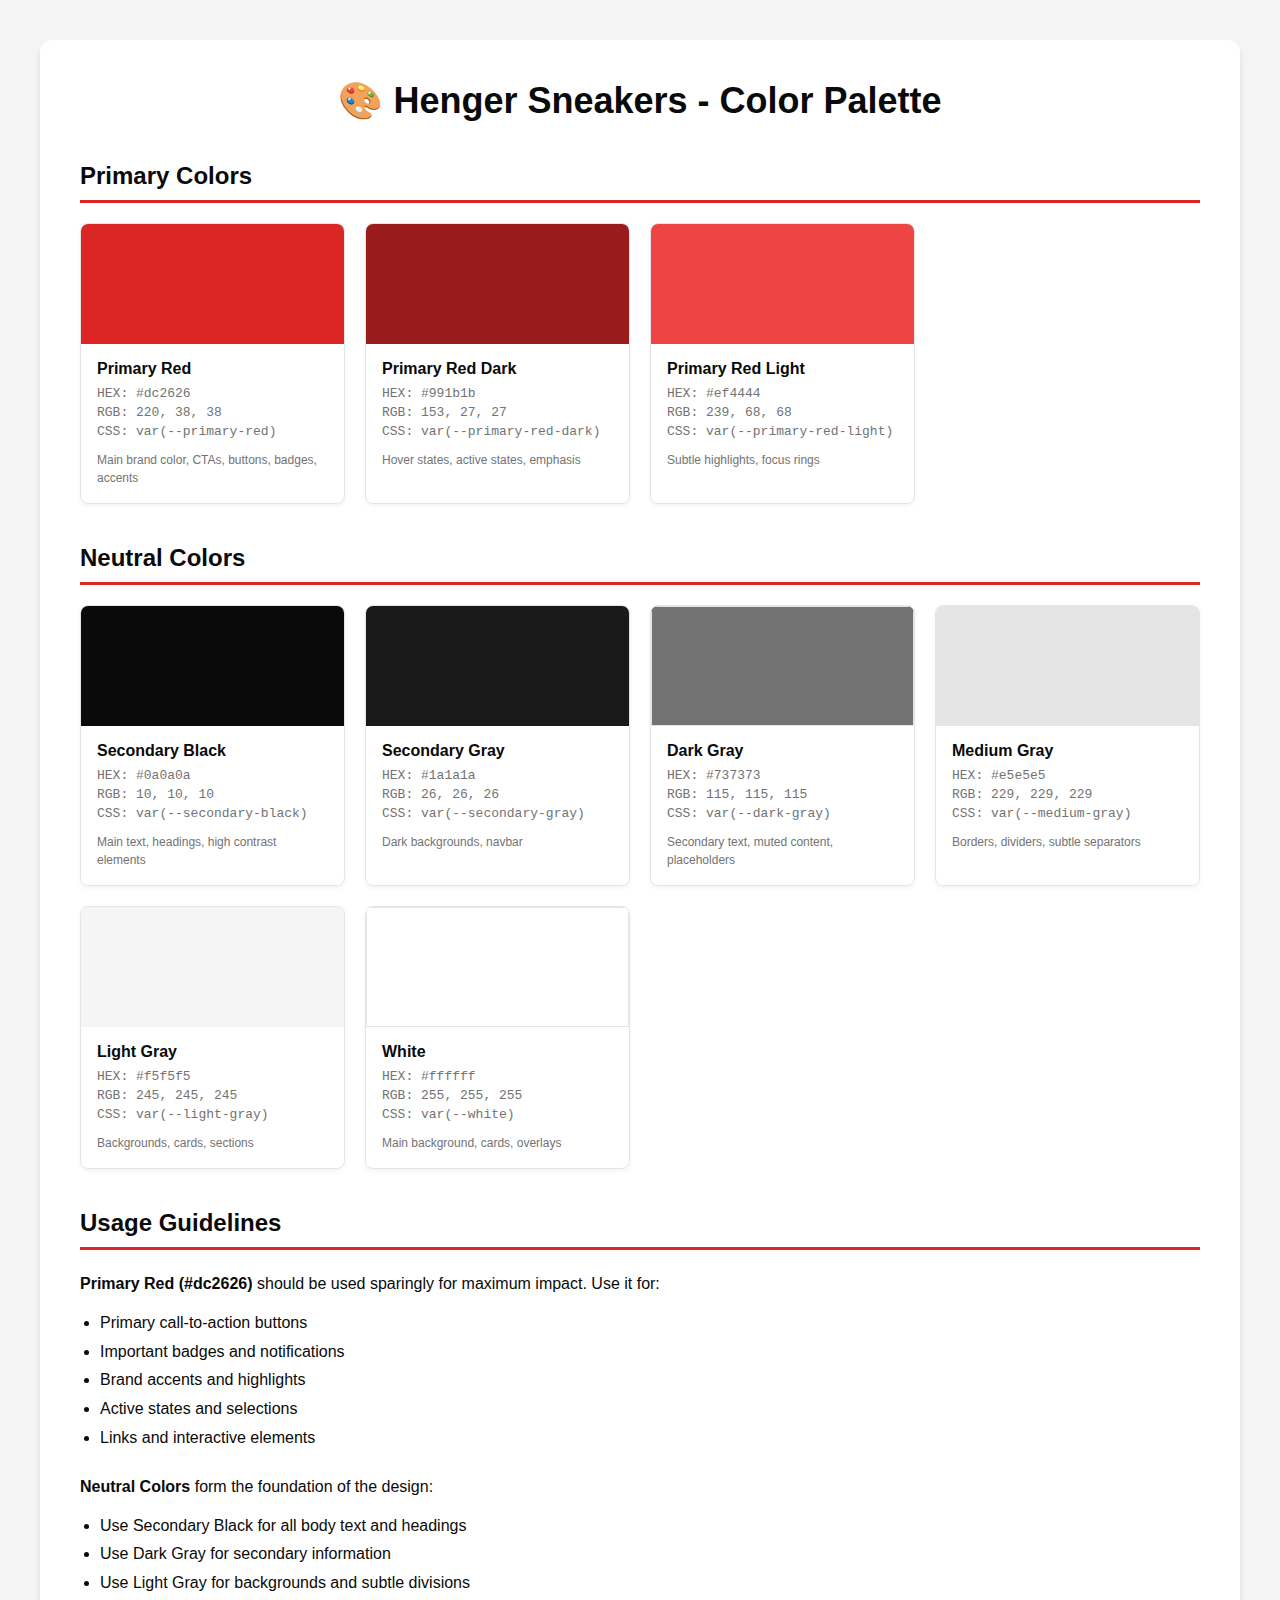
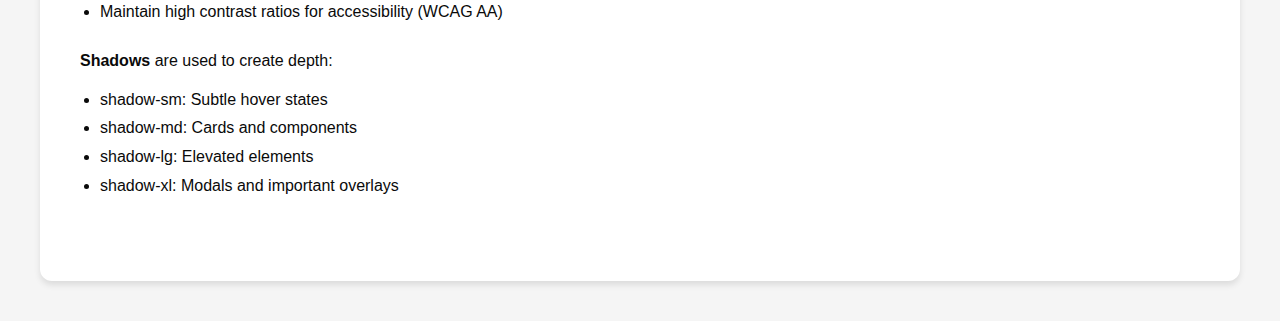
<file: COLOR_PALETTE.html>
<!DOCTYPE html>
<html lang="pt-BR">
<head>
    <meta charset="UTF-8">
    <meta name="viewport" content="width=device-width, initial-scale=1.0">
    <title>Henger Sneakers - Color Palette Reference</title>
    <style>
        * {
            margin: 0;
            padding: 0;
            box-sizing: border-box;
        }
        
        body {
            font-family: -apple-system, BlinkMacSystemFont, "Segoe UI", Roboto, sans-serif;
            padding: 40px;
            background: #f5f5f5;
        }
        
        .container {
            max-width: 1200px;
            margin: 0 auto;
            background: white;
            padding: 40px;
            border-radius: 12px;
            box-shadow: 0 4px 6px rgba(0,0,0,0.1);
        }
        
        h1 {
            text-align: center;
            margin-bottom: 40px;
            color: #0a0a0a;
            font-size: 36px;
        }
        
        .palette-section {
            margin-bottom: 40px;
        }
        
        .palette-section h2 {
            margin-bottom: 20px;
            color: #0a0a0a;
            font-size: 24px;
            border-bottom: 3px solid #dc2626;
            padding-bottom: 10px;
        }
        
        .color-grid {
            display: grid;
            grid-template-columns: repeat(auto-fill, minmax(250px, 1fr));
            gap: 20px;
            margin-bottom: 30px;
        }
        
        .color-card {
            border: 1px solid #e5e5e5;
            border-radius: 8px;
            overflow: hidden;
            box-shadow: 0 2px 4px rgba(0,0,0,0.05);
        }
        
        .color-swatch {
            height: 120px;
            width: 100%;
        }
        
        .color-info {
            padding: 16px;
        }
        
        .color-name {
            font-weight: 600;
            font-size: 16px;
            margin-bottom: 8px;
            color: #0a0a0a;
        }
        
        .color-details {
            display: flex;
            flex-direction: column;
            gap: 4px;
        }
        
        .color-detail {
            font-size: 13px;
            color: #737373;
            font-family: monospace;
        }
        
        .usage {
            margin-top: 12px;
            font-size: 12px;
            color: #737373;
            line-height: 1.5;
        }
    </style>
</head>
<body>
    <div class="container">
        <h1>🎨 Henger Sneakers - Color Palette</h1>
        
        <div class="palette-section">
            <h2>Primary Colors</h2>
            <div class="color-grid">
                <div class="color-card">
                    <div class="color-swatch" style="background: #dc2626;"></div>
                    <div class="color-info">
                        <div class="color-name">Primary Red</div>
                        <div class="color-details">
                            <span class="color-detail">HEX: #dc2626</span>
                            <span class="color-detail">RGB: 220, 38, 38</span>
                            <span class="color-detail">CSS: var(--primary-red)</span>
                        </div>
                        <div class="usage">Main brand color, CTAs, buttons, badges, accents</div>
                    </div>
                </div>
                
                <div class="color-card">
                    <div class="color-swatch" style="background: #991b1b;"></div>
                    <div class="color-info">
                        <div class="color-name">Primary Red Dark</div>
                        <div class="color-details">
                            <span class="color-detail">HEX: #991b1b</span>
                            <span class="color-detail">RGB: 153, 27, 27</span>
                            <span class="color-detail">CSS: var(--primary-red-dark)</span>
                        </div>
                        <div class="usage">Hover states, active states, emphasis</div>
                    </div>
                </div>
                
                <div class="color-card">
                    <div class="color-swatch" style="background: #ef4444;"></div>
                    <div class="color-info">
                        <div class="color-name">Primary Red Light</div>
                        <div class="color-details">
                            <span class="color-detail">HEX: #ef4444</span>
                            <span class="color-detail">RGB: 239, 68, 68</span>
                            <span class="color-detail">CSS: var(--primary-red-light)</span>
                        </div>
                        <div class="usage">Subtle highlights, focus rings</div>
                    </div>
                </div>
            </div>
        </div>
        
        <div class="palette-section">
            <h2>Neutral Colors</h2>
            <div class="color-grid">
                <div class="color-card">
                    <div class="color-swatch" style="background: #0a0a0a;"></div>
                    <div class="color-info">
                        <div class="color-name">Secondary Black</div>
                        <div class="color-details">
                            <span class="color-detail">HEX: #0a0a0a</span>
                            <span class="color-detail">RGB: 10, 10, 10</span>
                            <span class="color-detail">CSS: var(--secondary-black)</span>
                        </div>
                        <div class="usage">Main text, headings, high contrast elements</div>
                    </div>
                </div>
                
                <div class="color-card">
                    <div class="color-swatch" style="background: #1a1a1a;"></div>
                    <div class="color-info">
                        <div class="color-name">Secondary Gray</div>
                        <div class="color-details">
                            <span class="color-detail">HEX: #1a1a1a</span>
                            <span class="color-detail">RGB: 26, 26, 26</span>
                            <span class="color-detail">CSS: var(--secondary-gray)</span>
                        </div>
                        <div class="usage">Dark backgrounds, navbar</div>
                    </div>
                </div>
                
                <div class="color-card">
                    <div class="color-swatch" style="background: #737373; border: 1px solid #e5e5e5;"></div>
                    <div class="color-info">
                        <div class="color-name">Dark Gray</div>
                        <div class="color-details">
                            <span class="color-detail">HEX: #737373</span>
                            <span class="color-detail">RGB: 115, 115, 115</span>
                            <span class="color-detail">CSS: var(--dark-gray)</span>
                        </div>
                        <div class="usage">Secondary text, muted content, placeholders</div>
                    </div>
                </div>
                
                <div class="color-card">
                    <div class="color-swatch" style="background: #e5e5e5;"></div>
                    <div class="color-info">
                        <div class="color-name">Medium Gray</div>
                        <div class="color-details">
                            <span class="color-detail">HEX: #e5e5e5</span>
                            <span class="color-detail">RGB: 229, 229, 229</span>
                            <span class="color-detail">CSS: var(--medium-gray)</span>
                        </div>
                        <div class="usage">Borders, dividers, subtle separators</div>
                    </div>
                </div>
                
                <div class="color-card">
                    <div class="color-swatch" style="background: #f5f5f5;"></div>
                    <div class="color-info">
                        <div class="color-name">Light Gray</div>
                        <div class="color-details">
                            <span class="color-detail">HEX: #f5f5f5</span>
                            <span class="color-detail">RGB: 245, 245, 245</span>
                            <span class="color-detail">CSS: var(--light-gray)</span>
                        </div>
                        <div class="usage">Backgrounds, cards, sections</div>
                    </div>
                </div>
                
                <div class="color-card">
                    <div class="color-swatch" style="background: #ffffff; border: 1px solid #e5e5e5;"></div>
                    <div class="color-info">
                        <div class="color-name">White</div>
                        <div class="color-details">
                            <span class="color-detail">HEX: #ffffff</span>
                            <span class="color-detail">RGB: 255, 255, 255</span>
                            <span class="color-detail">CSS: var(--white)</span>
                        </div>
                        <div class="usage">Main background, cards, overlays</div>
                    </div>
                </div>
            </div>
        </div>
        
        <div class="palette-section">
            <h2>Usage Guidelines</h2>
            <div style="line-height: 1.8; color: #0a0a0a;">
                <p><strong>Primary Red (#dc2626)</strong> should be used sparingly for maximum impact. Use it for:</p>
                <ul style="margin-left: 20px; margin-top: 10px; margin-bottom: 20px;">
                    <li>Primary call-to-action buttons</li>
                    <li>Important badges and notifications</li>
                    <li>Brand accents and highlights</li>
                    <li>Active states and selections</li>
                    <li>Links and interactive elements</li>
                </ul>
                
                <p><strong>Neutral Colors</strong> form the foundation of the design:</p>
                <ul style="margin-left: 20px; margin-top: 10px; margin-bottom: 20px;">
                    <li>Use Secondary Black for all body text and headings</li>
                    <li>Use Dark Gray for secondary information</li>
                    <li>Use Light Gray for backgrounds and subtle divisions</li>
                    <li>Maintain high contrast ratios for accessibility (WCAG AA)</li>
                </ul>
                
                <p><strong>Shadows</strong> are used to create depth:</p>
                <ul style="margin-left: 20px; margin-top: 10px;">
                    <li>shadow-sm: Subtle hover states</li>
                    <li>shadow-md: Cards and components</li>
                    <li>shadow-lg: Elevated elements</li>
                    <li>shadow-xl: Modals and important overlays</li>
                </ul>
            </div>
        </div>
    </div>
</body>
</html>
</file>
